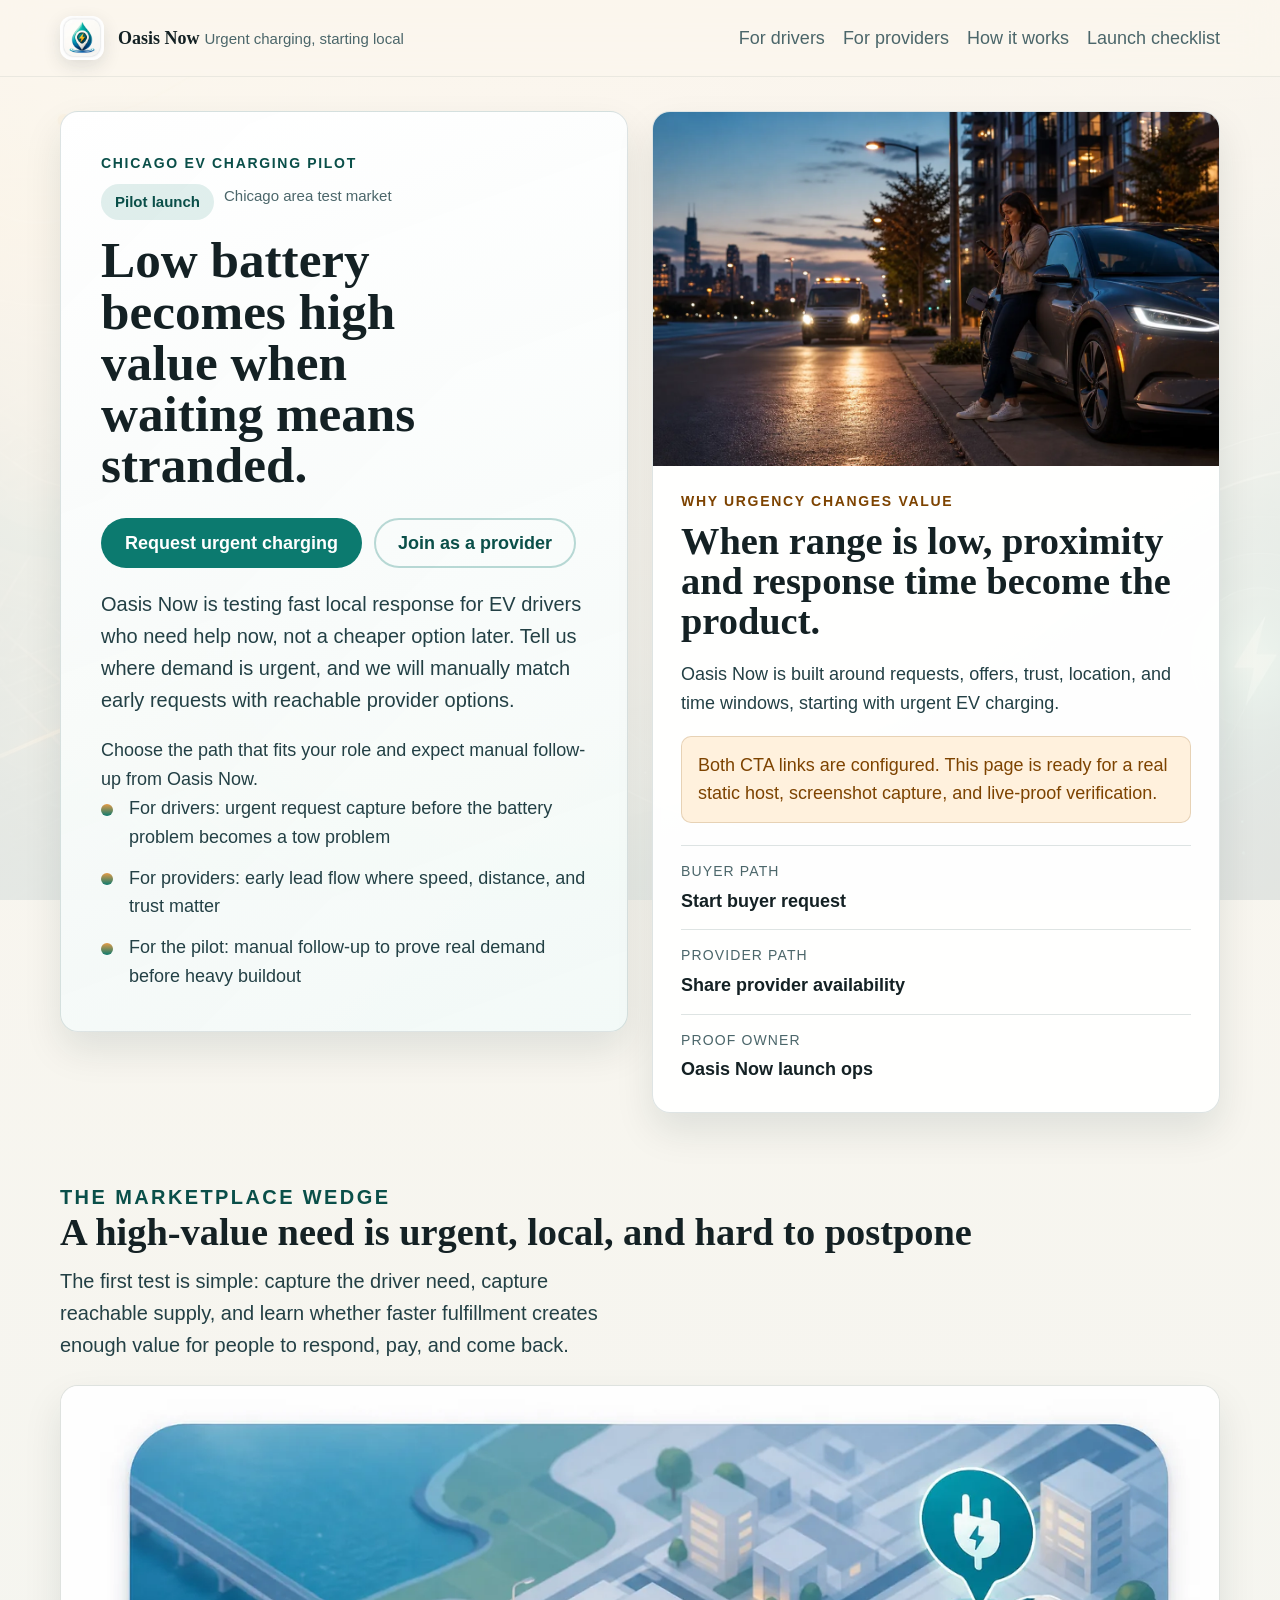
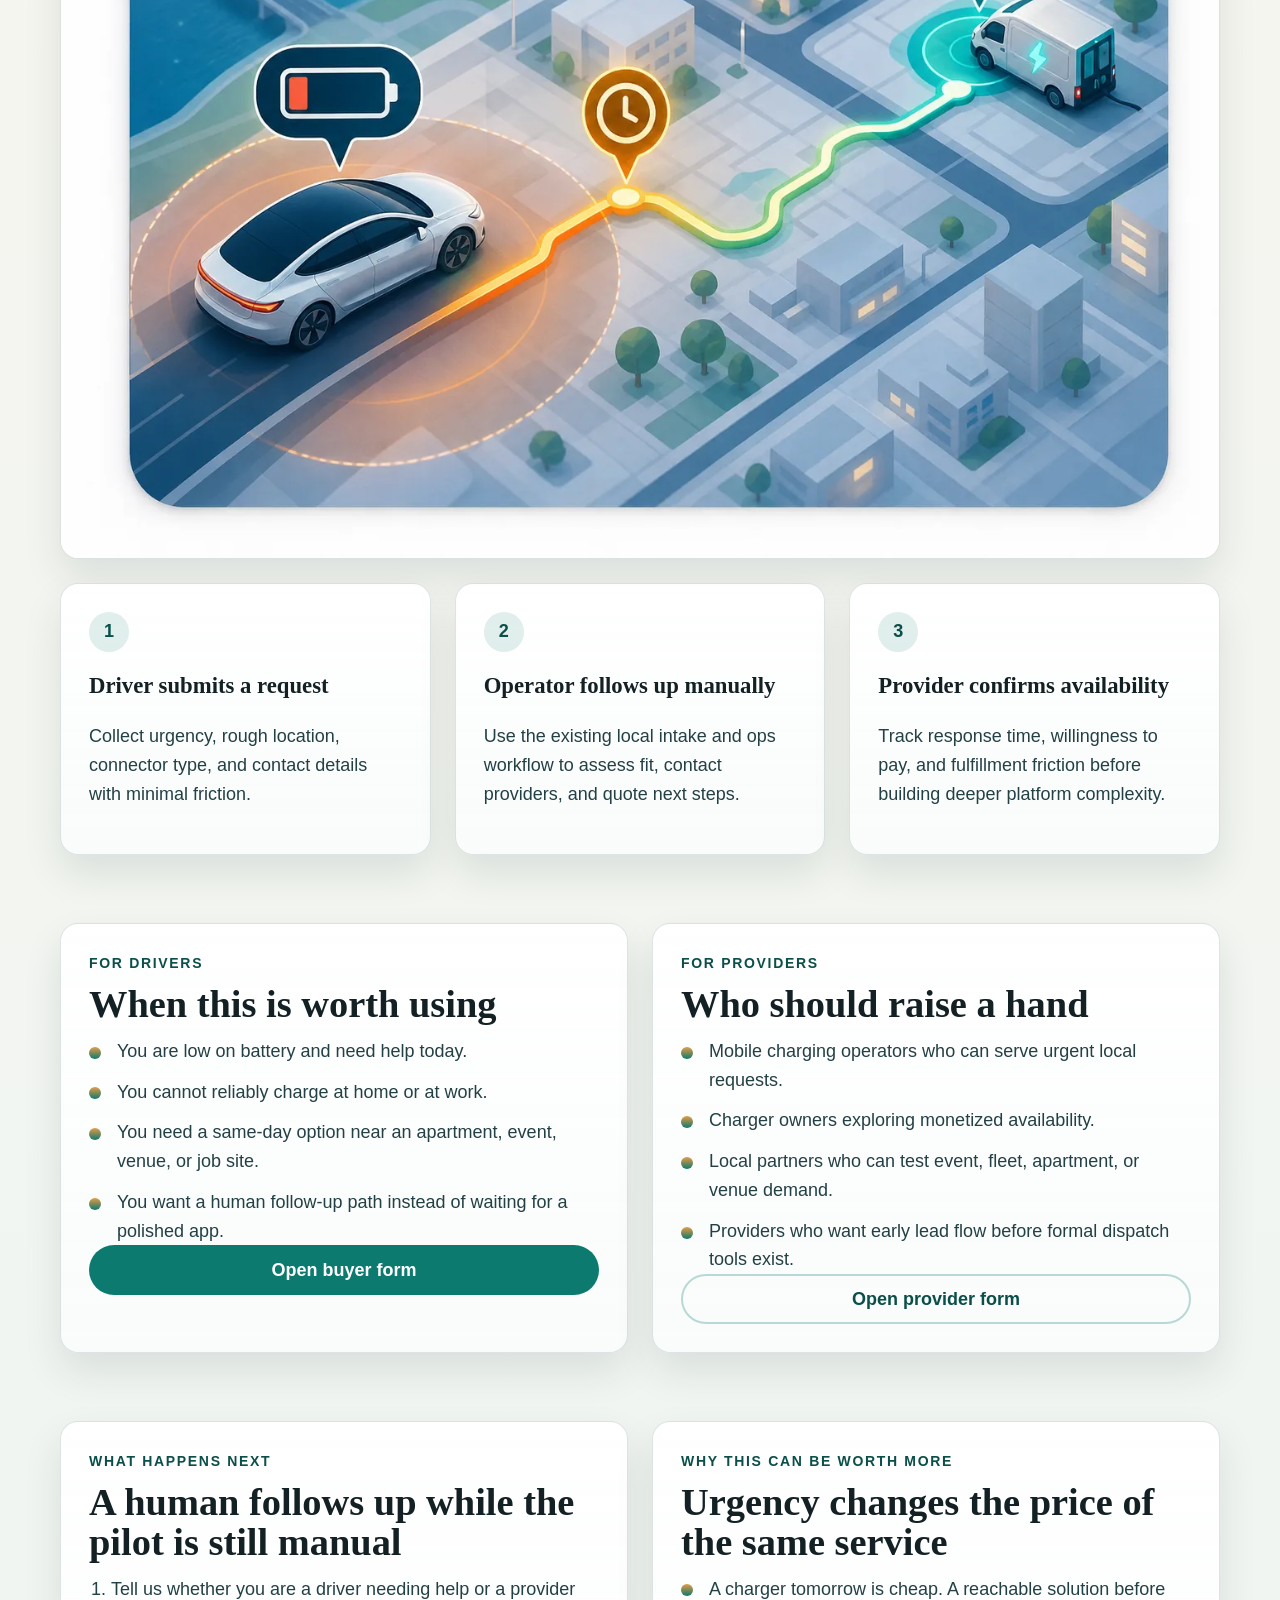
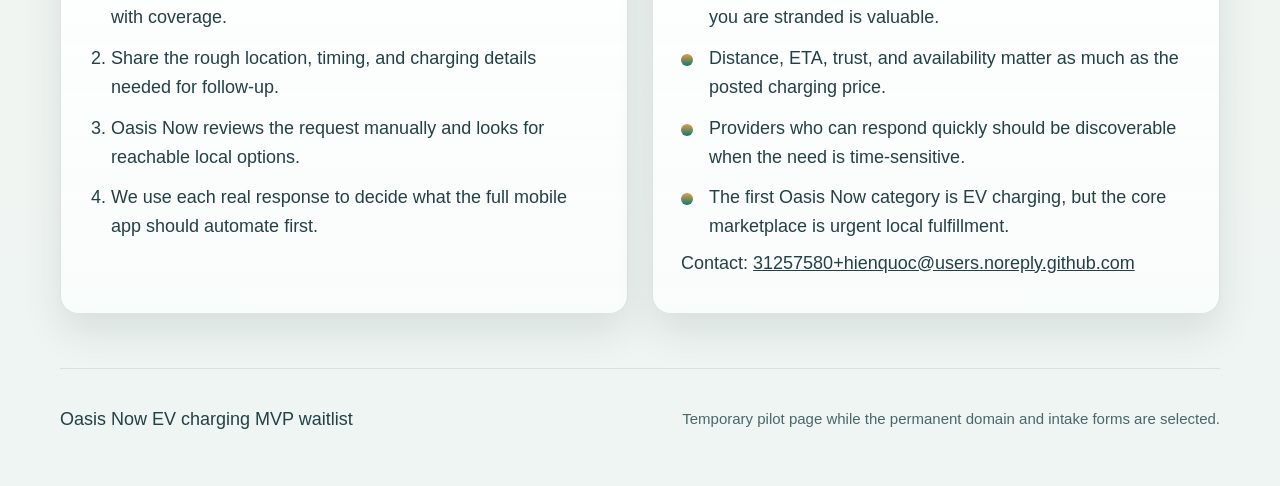
<file: index.html>
﻿<!doctype html>
<html lang="en">
  <head>
    <meta charset="utf-8">
    <meta name="viewport" content="width=device-width, initial-scale=1">
    <meta http-equiv="refresh" content="0; url=./landing/ev-charging-waitlist/">
    <title>Oasis Now Waitlist</title>
    <link rel="canonical" href="./landing/ev-charging-waitlist/">
  </head>
  <body>
    <p><a href="./landing/ev-charging-waitlist/">Open the Oasis Now EV charging waitlist.</a></p>
  </body>
</html>
</file>
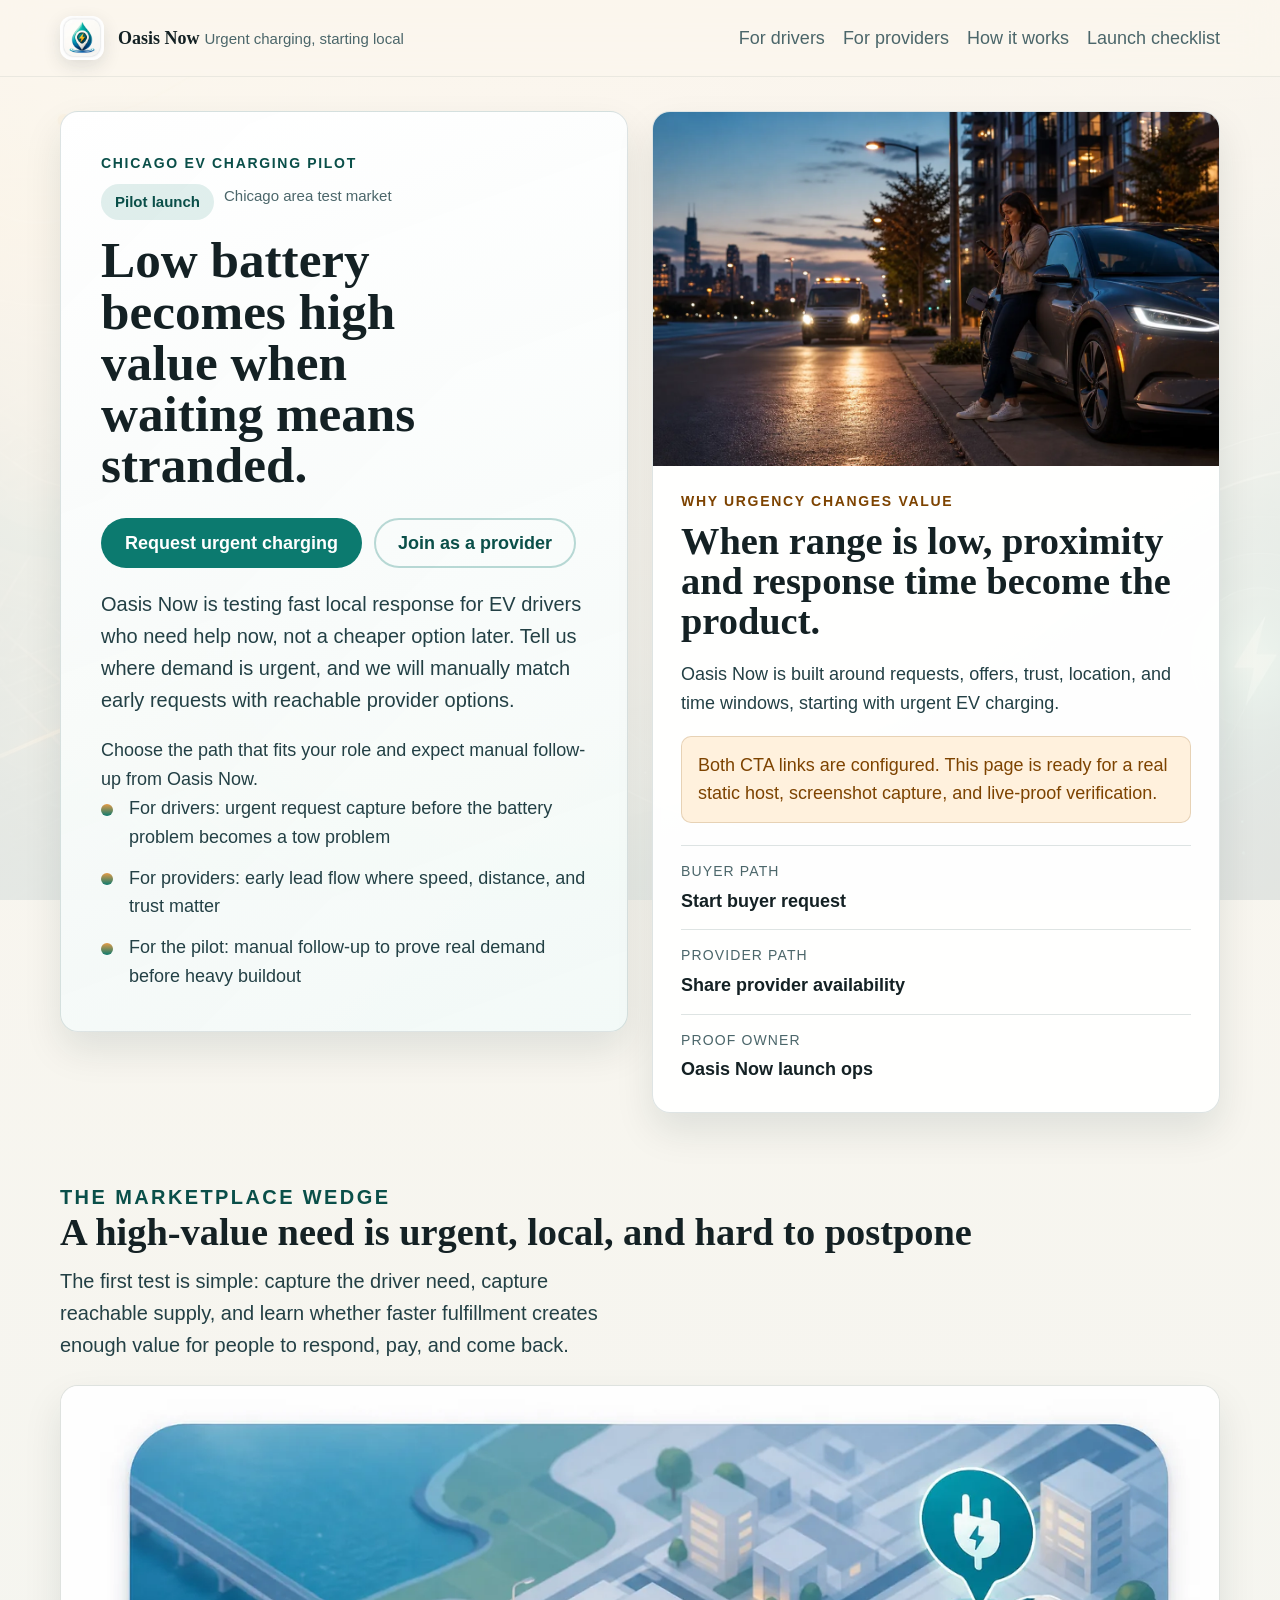
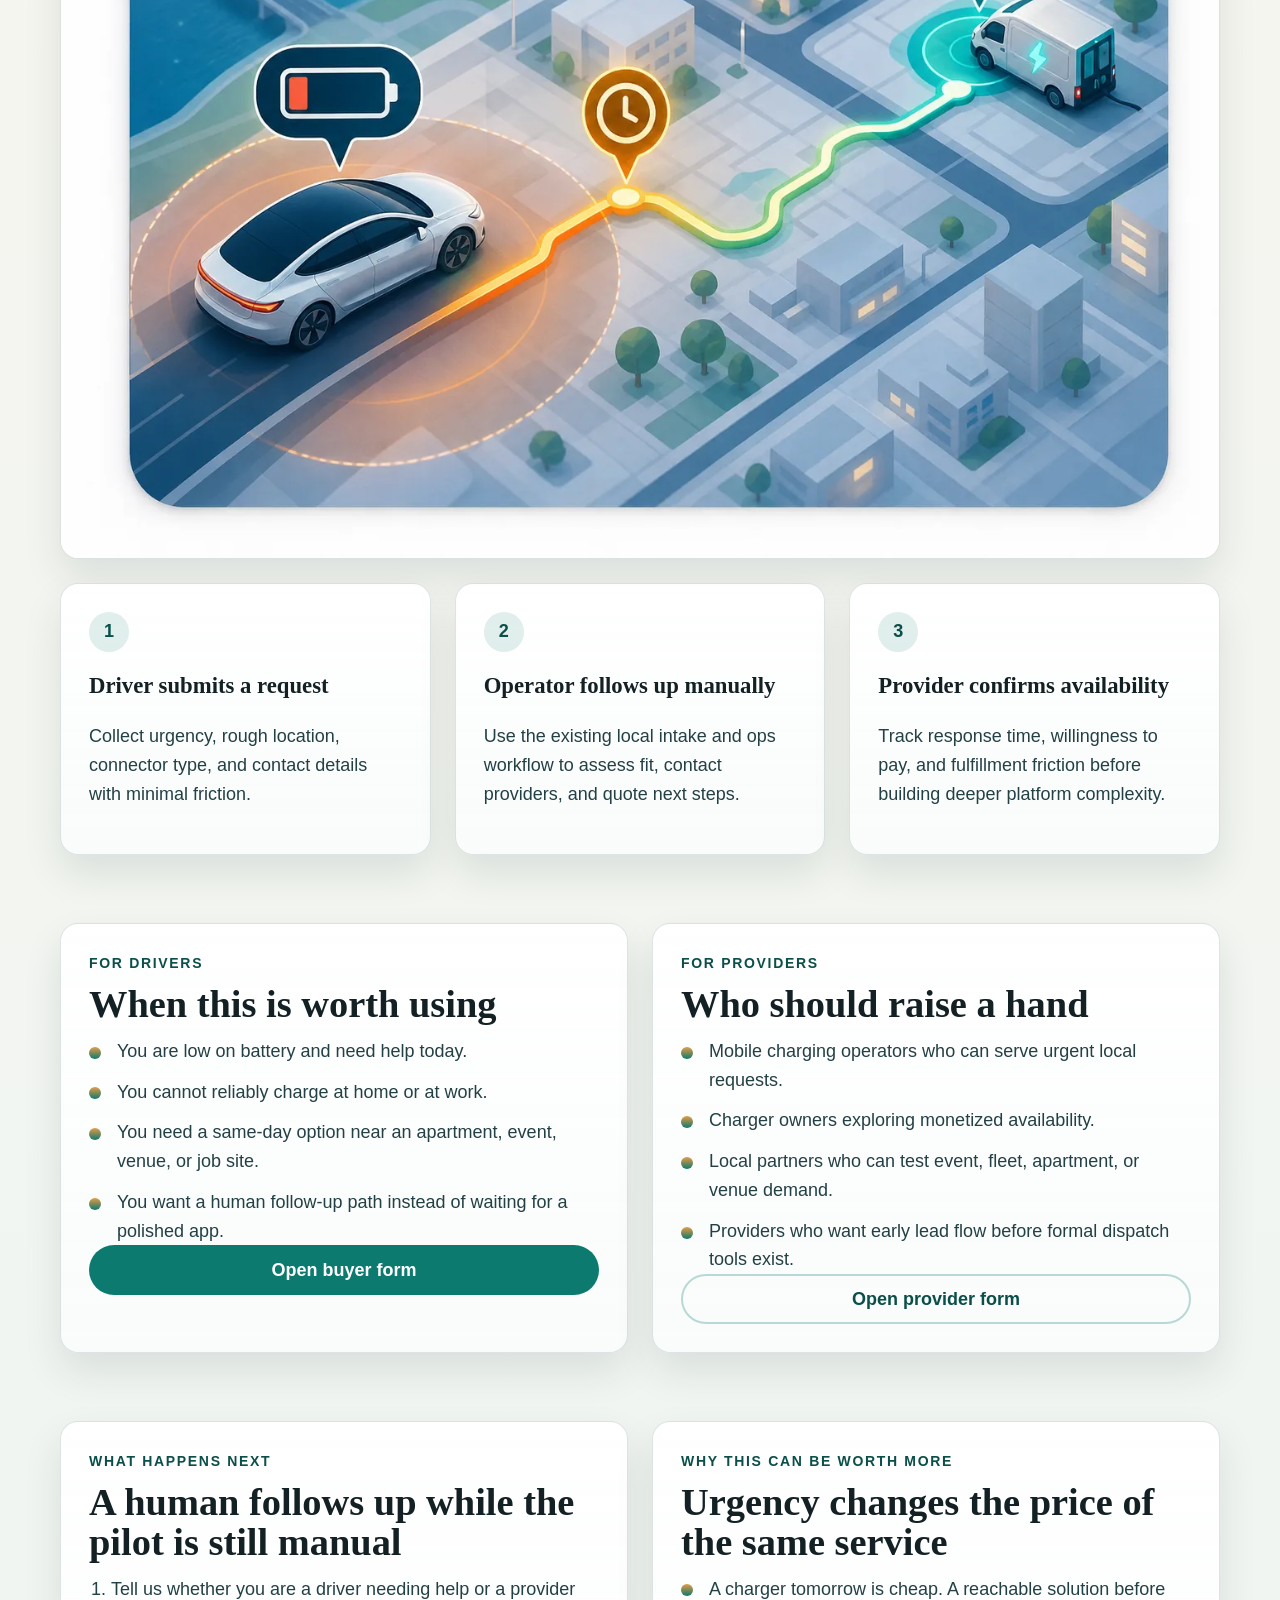
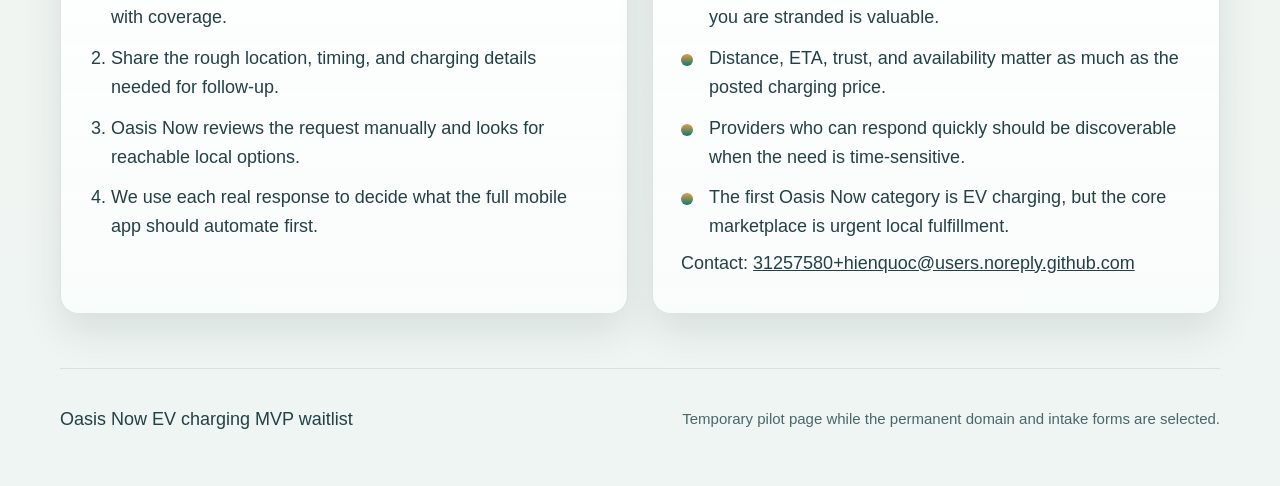
<file: landing/ev-charging-waitlist/index.html>
<!doctype html>
<html lang="en">
  <head>
    <meta charset="utf-8">
    <meta name="viewport" content="width=device-width, initial-scale=1">
    <title>Oasis Now | Urgent EV Charging Waitlist</title>
    <meta
      name="description"
      content="Static EV charging waitlist landing page for Oasis Now buyer demand and provider lead capture."
    >
    <link rel="stylesheet" href="./styles.css">
    <script src="./config.js"></script>
  </head>
  <body>
    <a class="skip-link" href="#main">Skip to content</a>
    <header class="site-header">
      <div class="container topbar">
        <a class="brand" href="#hero" aria-label="Oasis Now home">
          <img
            src="../../assets/waitlist/oasis-now-trust-mark.webp"
            alt="Oasis Now"
            width="44"
            height="44"
          >
          <div>
            <strong>Oasis Now</strong>
            <span>Urgent charging, starting local</span>
          </div>
        </a>
        <nav class="topnav" aria-label="Primary">
          <a href="#buyers">For drivers</a>
          <a href="#providers">For providers</a>
          <a href="#how-it-works">How it works</a>
          <a href="#launch-checklist">Launch checklist</a>
        </nav>
      </div>
    </header>

    <main id="main">
      <section class="hero" id="hero">
        <div class="container hero-grid">
          <div class="hero-copy">
            <p class="eyebrow">Chicago EV charging pilot</p>
            <div class="status-row">
              <span class="status-pill" data-config-text="pageModeLabel">Draft mode</span>
              <span class="status-note" data-config-text="marketLabel">Your launch market</span>
            </div>
            <figure class="mobile-hero-visual">
              <img
                src="../../assets/waitlist/urgent-ev-hero.webp"
                alt="EV driver near a low-battery vehicle as mobile charging help approaches at dusk"
                width="1600"
                height="800"
              >
            </figure>
            <h1>Low battery becomes high value when waiting means stranded.</h1>
            <div class="hero-actions">
              <a class="button primary" data-config-link="buyerCtaUrl" href="#launch-checklist">
                Request urgent charging
              </a>
              <a class="button secondary" data-config-link="providerCtaUrl" href="#launch-checklist">
                Join as a provider
              </a>
            </div>
            <p class="lede">
              Oasis Now is testing fast local response for EV drivers who need help
              now, not a cheaper option later. Tell us where demand is urgent, and
              we will manually match early requests with reachable provider options.
            </p>
            <p class="helper" data-config-text="ctaHelper">
              Add buyer and provider links in `config.js` before hosting this page.
            </p>
            <ul class="signal-list" aria-label="Launch value">
              <li>For drivers: urgent request capture before the battery problem becomes a tow problem</li>
              <li>For providers: early lead flow where speed, distance, and trust matter</li>
              <li>For the pilot: manual follow-up to prove real demand before heavy buildout</li>
            </ul>
          </div>

          <aside class="hero-panel visual-panel" aria-label="Urgent EV charging help">
            <img
              class="hero-image"
              src="../../assets/waitlist/urgent-ev-hero.webp"
              alt="EV driver near a low-battery vehicle as mobile charging help approaches at dusk"
              width="1600"
              height="800"
            >
            <p class="panel-label">Why urgency changes value</p>
            <h2>When range is low, proximity and response time become the product.</h2>
            <p>
              Oasis Now is built around requests, offers, trust, location, and time
              windows, starting with urgent EV charging.
            </p>
            <div class="notice" data-config-status></div>
            <dl class="mini-stats">
              <div>
                <dt>Buyer path</dt>
                <dd data-config-text="buyerCtaLabel">External buyer waitlist or request form</dd>
              </div>
              <div>
                <dt>Provider path</dt>
                <dd data-config-text="providerCtaLabel">External provider interest form</dd>
              </div>
              <div>
                <dt>Proof owner</dt>
                <dd data-config-text="ownerLabel">Set owner and evidence after hosting</dd>
              </div>
            </dl>
          </aside>
        </div>
      </section>

      <section class="story-band" id="how-it-works">
        <div class="container">
          <div class="section-heading">
            <p class="eyebrow">The marketplace wedge</p>
            <h2>A high-value need is urgent, local, and hard to postpone</h2>
            <p>
              The first test is simple: capture the driver need, capture reachable
              supply, and learn whether faster fulfillment creates enough value for
              people to respond, pay, and come back.
            </p>
          </div>
          <figure class="concept-visual">
            <img
              src="../../assets/waitlist/high-value-need-visual.webp"
              alt="Map-style illustration showing a low-battery EV, a nearby helper, and a short urgent route"
              width="1400"
              height="933"
              loading="lazy"
            >
          </figure>
          <div class="card-grid">
            <article class="story-card">
              <span class="step">1</span>
              <h3>Driver submits a request</h3>
              <p>Collect urgency, rough location, connector type, and contact details with minimal friction.</p>
            </article>
            <article class="story-card">
              <span class="step">2</span>
              <h3>Operator follows up manually</h3>
              <p>Use the existing local intake and ops workflow to assess fit, contact providers, and quote next steps.</p>
            </article>
            <article class="story-card">
              <span class="step">3</span>
              <h3>Provider confirms availability</h3>
              <p>Track response time, willingness to pay, and fulfillment friction before building deeper platform complexity.</p>
            </article>
          </div>
        </div>
      </section>

      <section class="audience-shell">
        <div class="container audience-grid">
          <article class="audience-card" id="buyers">
            <p class="eyebrow">For drivers</p>
            <h2>When this is worth using</h2>
            <ul class="check-list">
              <li>You are low on battery and need help today.</li>
              <li>You cannot reliably charge at home or at work.</li>
              <li>You need a same-day option near an apartment, event, venue, or job site.</li>
              <li>You want a human follow-up path instead of waiting for a polished app.</li>
            </ul>
            <a class="button primary wide-button" data-config-link="buyerCtaUrl" href="#launch-checklist">
              Open buyer form
            </a>
          </article>

          <article class="audience-card" id="providers">
            <p class="eyebrow">For providers</p>
            <h2>Who should raise a hand</h2>
            <ul class="check-list">
              <li>Mobile charging operators who can serve urgent local requests.</li>
              <li>Charger owners exploring monetized availability.</li>
              <li>Local partners who can test event, fleet, apartment, or venue demand.</li>
              <li>Providers who want early lead flow before formal dispatch tools exist.</li>
            </ul>
            <a class="button secondary wide-button" data-config-link="providerCtaUrl" href="#launch-checklist">
              Open provider form
            </a>
          </article>
        </div>
      </section>

      <section class="proof-shell" id="launch-checklist">
        <div class="container proof-grid">
          <div class="proof-card">
            <p class="eyebrow">What happens next</p>
            <h2>A human follows up while the pilot is still manual</h2>
            <ol class="ordered-list">
              <li>Tell us whether you are a driver needing help or a provider with coverage.</li>
              <li>Share the rough location, timing, and charging details needed for follow-up.</li>
              <li>Oasis Now reviews the request manually and looks for reachable local options.</li>
              <li>We use each real response to decide what the full mobile app should automate first.</li>
            </ol>
          </div>
          <div class="proof-card">
            <p class="eyebrow">Why this can be worth more</p>
            <h2>Urgency changes the price of the same service</h2>
            <ul class="check-list">
              <li>A charger tomorrow is cheap. A reachable solution before you are stranded is valuable.</li>
              <li>Distance, ETA, trust, and availability matter as much as the posted charging price.</li>
              <li>Providers who can respond quickly should be discoverable when the need is time-sensitive.</li>
              <li>The first Oasis Now category is EV charging, but the core marketplace is urgent local fulfillment.</li>
            </ul>
            <p class="support-line">
              Contact:
              <a data-config-mailto data-config-text="supportEmailText" href="mailto:hello@example.com">hello@example.com</a>
            </p>
          </div>
        </div>
      </section>
    </main>

    <footer class="site-footer">
      <div class="container footer-row">
        <p>Oasis Now EV charging MVP waitlist</p>
        <p class="footer-note">Temporary pilot page while the permanent domain and intake forms are selected.</p>
      </div>
    </footer>

    <script src="./app.js"></script>
  </body>
</html>
</file>
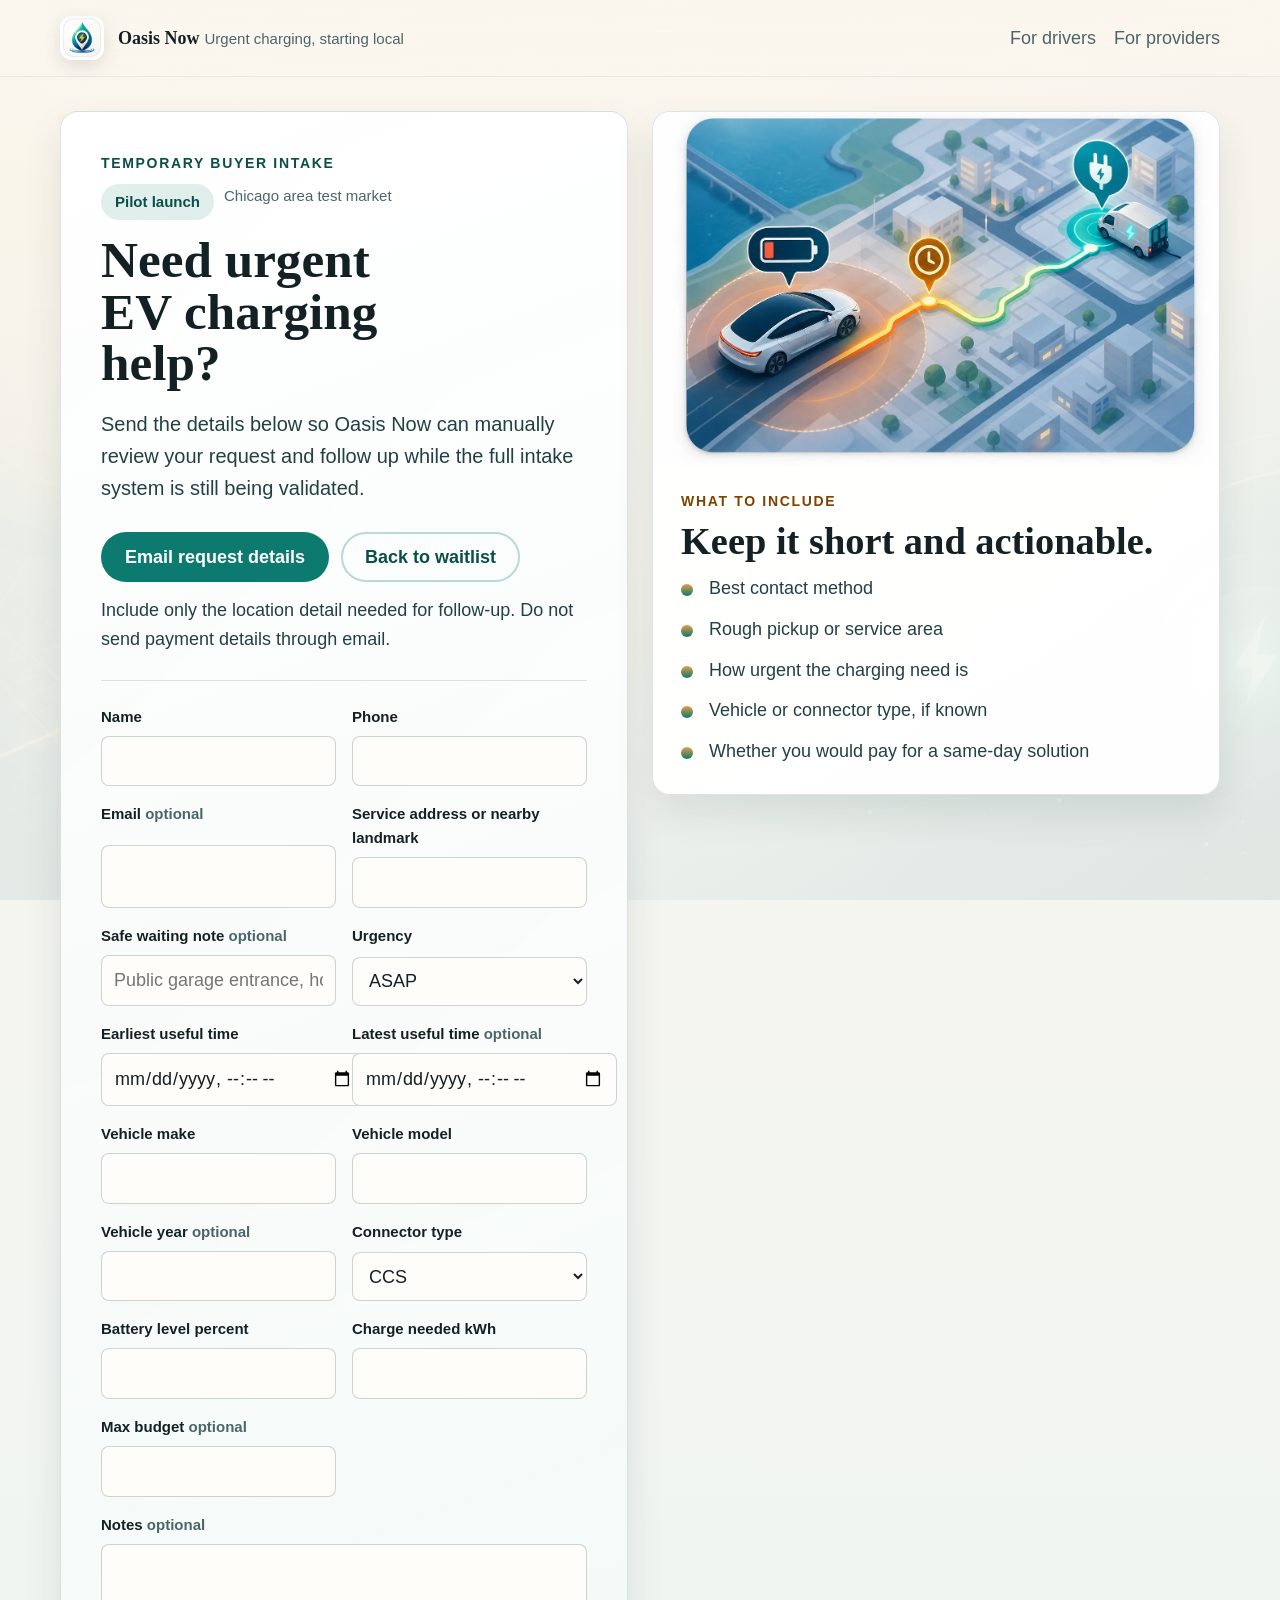
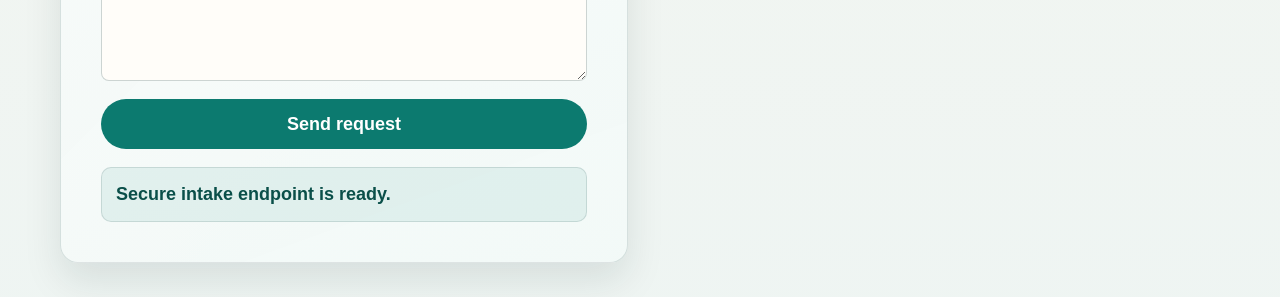
<file: landing/ev-charging-waitlist/buyer.html>
<!doctype html>
<html lang="en">
  <head>
    <meta charset="utf-8">
    <meta name="viewport" content="width=device-width, initial-scale=1">
    <title>Oasis Now | Buyer Intake</title>
    <meta
      name="description"
      content="Temporary buyer intake page for urgent EV charging requests in the Oasis Now pilot."
    >
    <link rel="stylesheet" href="./styles.css">
    <script src="./config.js"></script>
  </head>
  <body>
    <a class="skip-link" href="#main">Skip to content</a>
    <header class="site-header">
      <div class="container topbar">
        <a class="brand" href="./index.html" aria-label="Oasis Now home">
          <img
            src="../../assets/waitlist/oasis-now-trust-mark.webp"
            alt="Oasis Now"
            width="44"
            height="44"
          >
          <div>
            <strong>Oasis Now</strong>
            <span>Urgent charging, starting local</span>
          </div>
        </a>
        <nav class="topnav" aria-label="Primary">
          <a href="./index.html#buyers">For drivers</a>
          <a href="./index.html#providers">For providers</a>
        </nav>
      </div>
    </header>

    <main id="main">
      <section class="hero" id="hero">
        <div class="container hero-grid">
          <div class="hero-copy">
            <p class="eyebrow">Temporary buyer intake</p>
            <div class="status-row">
              <span class="status-pill">Pilot launch</span>
              <span class="status-note">Chicago area test market</span>
            </div>
            <h1>Need urgent EV charging help?</h1>
            <p class="lede">
              Send the details below so Oasis Now can manually review your request
              and follow up while the full intake system is still being validated.
            </p>
            <div class="hero-actions">
              <a
                class="button primary"
                href="mailto:31257580+hienquoc@users.noreply.github.com?subject=Oasis%20Now%20urgent%20EV%20charging%20request&body=Name:%0APhone%20or%20best%20contact:%0ACity%20or%20neighborhood:%0AHow%20soon%20do%20you%20need%20help:%0AVehicle%20or%20connector%20type:%0ACurrent%20battery%20level:%0AWhat%20would%20make%20this%20worth%20paying%20for:%0A"
              >
                Email request details
              </a>
              <a class="button secondary" href="./index.html">Back to waitlist</a>
            </div>
            <p class="helper">
              Include only the location detail needed for follow-up. Do not send
              payment details through email.
            </p>

            <form class="intake-form" data-intake-form="buyer">
              <div class="form-grid">
                <label>
                  <span>Name</span>
                  <input name="buyer_name" autocomplete="name" required>
                </label>
                <label>
                  <span>Phone</span>
                  <input name="buyer_phone" type="tel" autocomplete="tel" required>
                </label>
                <label>
                  <span>Email <em>optional</em></span>
                  <input name="buyer_email" type="email" autocomplete="email">
                </label>
                <label>
                  <span>Service address or nearby landmark</span>
                  <input name="location_address" autocomplete="street-address" required>
                </label>
                <label>
                  <span>Safe waiting note <em>optional</em></span>
                  <input name="safe_waiting_note" placeholder="Public garage entrance, hotel valet, etc.">
                </label>
                <label>
                  <span>Urgency</span>
                  <select name="urgency" required>
                    <option value="asap">ASAP</option>
                    <option value="today">Today</option>
                    <option value="scheduled">Scheduled</option>
                  </select>
                </label>
                <label>
                  <span>Earliest useful time</span>
                  <input name="time_window_start_at" type="datetime-local" required>
                </label>
                <label>
                  <span>Latest useful time <em>optional</em></span>
                  <input name="time_window_end_at" type="datetime-local">
                </label>
                <label>
                  <span>Vehicle make</span>
                  <input name="vehicle_make" autocomplete="organization" required>
                </label>
                <label>
                  <span>Vehicle model</span>
                  <input name="vehicle_model" required>
                </label>
                <label>
                  <span>Vehicle year <em>optional</em></span>
                  <input name="vehicle_year" type="number" inputmode="numeric" min="1990" max="2100">
                </label>
                <label>
                  <span>Connector type</span>
                  <select name="connector_type" required>
                    <option value="ccs">CCS</option>
                    <option value="j1772">J1772</option>
                    <option value="nacs">NACS / Tesla</option>
                    <option value="cha_de_mo">CHAdeMO</option>
                  </select>
                </label>
                <label>
                  <span>Battery level percent</span>
                  <input name="battery_level_percent" type="number" inputmode="numeric" min="0" max="100" required>
                </label>
                <label>
                  <span>Charge needed kWh</span>
                  <input name="charge_needed_kwh" type="number" inputmode="decimal" min="0" step="0.1" required>
                </label>
                <label>
                  <span>Max budget <em>optional</em></span>
                  <input name="max_budget_usd" type="number" inputmode="decimal" min="0" step="1">
                </label>
                <label class="full-span">
                  <span>Notes <em>optional</em></span>
                  <textarea name="notes" rows="4"></textarea>
                </label>
              </div>
              <button class="button primary wide-button" type="submit" data-submit-label>Send request</button>
              <p class="form-status" data-form-status role="status" aria-live="polite"></p>
            </form>
          </div>

          <aside class="hero-panel visual-panel" aria-label="Request checklist">
            <img
              class="hero-image"
              src="../../assets/waitlist/high-value-need-visual.webp"
              alt="Map-style illustration showing urgent EV charging help nearby"
              width="1400"
              height="933"
            >
            <p class="panel-label">What to include</p>
            <h2>Keep it short and actionable.</h2>
            <ul class="check-list">
              <li>Best contact method</li>
              <li>Rough pickup or service area</li>
              <li>How urgent the charging need is</li>
              <li>Vehicle or connector type, if known</li>
              <li>Whether you would pay for a same-day solution</li>
            </ul>
          </aside>
        </div>
      </section>
    </main>
    <script src="./app.js"></script>
  </body>
</html>
</file>
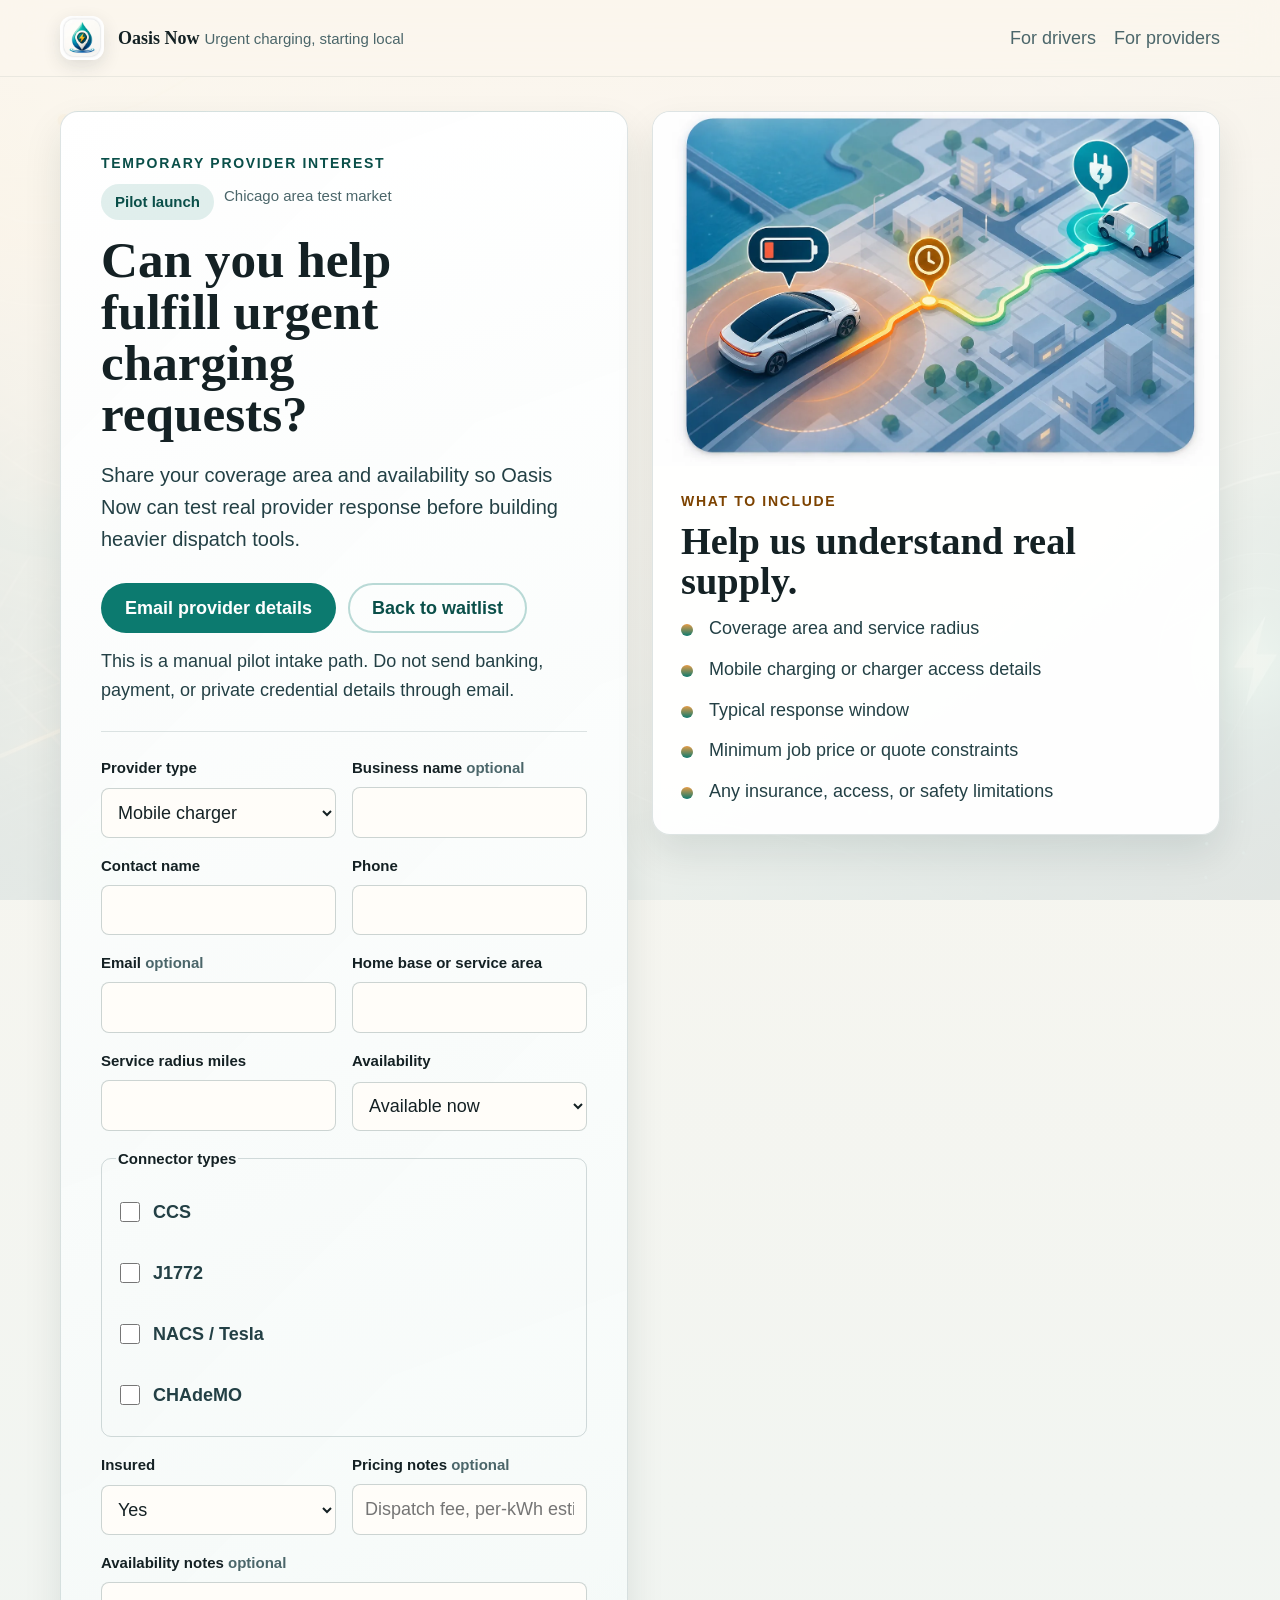
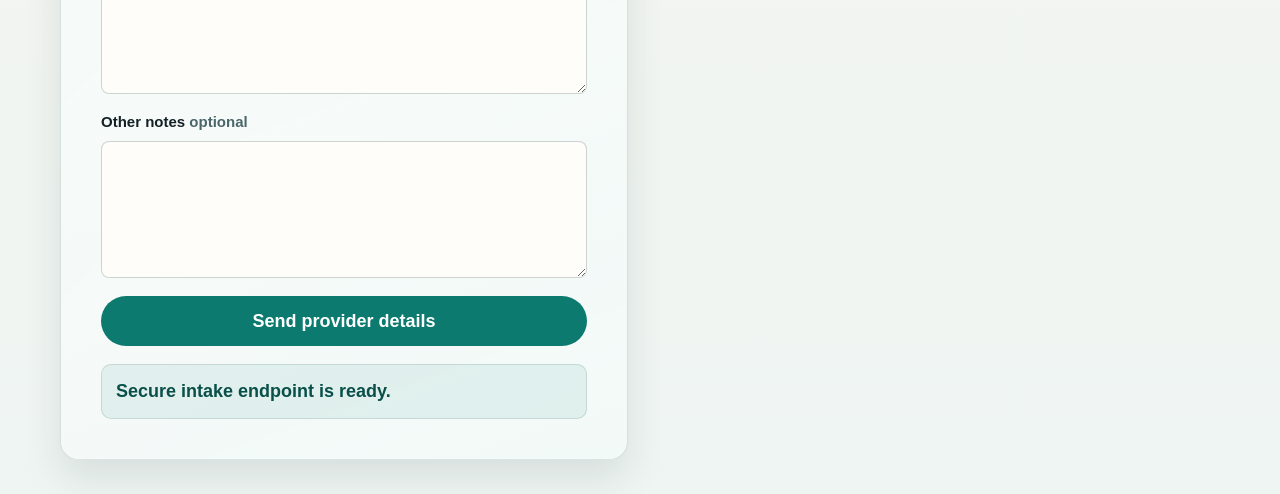
<file: landing/ev-charging-waitlist/provider.html>
<!doctype html>
<html lang="en">
  <head>
    <meta charset="utf-8">
    <meta name="viewport" content="width=device-width, initial-scale=1">
    <title>Oasis Now | Provider Interest</title>
    <meta
      name="description"
      content="Temporary provider interest page for the Oasis Now urgent EV charging pilot."
    >
    <link rel="stylesheet" href="./styles.css">
    <script src="./config.js"></script>
  </head>
  <body>
    <a class="skip-link" href="#main">Skip to content</a>
    <header class="site-header">
      <div class="container topbar">
        <a class="brand" href="./index.html" aria-label="Oasis Now home">
          <img
            src="../../assets/waitlist/oasis-now-trust-mark.webp"
            alt="Oasis Now"
            width="44"
            height="44"
          >
          <div>
            <strong>Oasis Now</strong>
            <span>Urgent charging, starting local</span>
          </div>
        </a>
        <nav class="topnav" aria-label="Primary">
          <a href="./index.html#buyers">For drivers</a>
          <a href="./index.html#providers">For providers</a>
        </nav>
      </div>
    </header>

    <main id="main">
      <section class="hero" id="hero">
        <div class="container hero-grid">
          <div class="hero-copy">
            <p class="eyebrow">Temporary provider interest</p>
            <div class="status-row">
              <span class="status-pill">Pilot launch</span>
              <span class="status-note">Chicago area test market</span>
            </div>
            <h1>Can you help fulfill urgent charging requests?</h1>
            <p class="lede">
              Share your coverage area and availability so Oasis Now can test
              real provider response before building heavier dispatch tools.
            </p>
            <div class="hero-actions">
              <a
                class="button primary"
                href="mailto:31257580+hienquoc@users.noreply.github.com?subject=Oasis%20Now%20provider%20interest&body=Name%20or%20company:%0ABest%20contact:%0ACoverage%20area:%0ACharging%20equipment%20or%20site%20details:%0AAvailability%20windows:%0AHow%20quickly%20could%20you%20respond:%0APricing%20or%20minimum%20job%20notes:%0A"
              >
                Email provider details
              </a>
              <a class="button secondary" href="./index.html">Back to waitlist</a>
            </div>
            <p class="helper">
              This is a manual pilot intake path. Do not send banking, payment,
              or private credential details through email.
            </p>

            <form class="intake-form" data-intake-form="provider">
              <div class="form-grid">
                <label>
                  <span>Provider type</span>
                  <select name="provider_type" required>
                    <option value="mobile_charger">Mobile charger</option>
                    <option value="fixed_location">Fixed location</option>
                  </select>
                </label>
                <label>
                  <span>Business name <em>optional</em></span>
                  <input name="business_name" autocomplete="organization">
                </label>
                <label>
                  <span>Contact name</span>
                  <input name="contact_name" autocomplete="name" required>
                </label>
                <label>
                  <span>Phone</span>
                  <input name="contact_phone" type="tel" autocomplete="tel" required>
                </label>
                <label>
                  <span>Email <em>optional</em></span>
                  <input name="contact_email" type="email" autocomplete="email">
                </label>
                <label>
                  <span>Home base or service area</span>
                  <input name="home_base_address" autocomplete="street-address" required>
                </label>
                <label>
                  <span>Service radius miles</span>
                  <input name="radius_miles" type="number" inputmode="decimal" min="0" step="0.5" required>
                </label>
                <label>
                  <span>Availability</span>
                  <select name="availability_status" required>
                    <option value="available_now">Available now</option>
                    <option value="same_day_only">Same day only</option>
                    <option value="scheduled_only">Scheduled only</option>
                    <option value="not_active">Not available yet</option>
                  </select>
                </label>
                <fieldset class="full-span choice-group">
                  <legend>Connector types</legend>
                  <label><input name="connector_types" type="checkbox" value="ccs"> CCS</label>
                  <label><input name="connector_types" type="checkbox" value="j1772"> J1772</label>
                  <label><input name="connector_types" type="checkbox" value="nacs"> NACS / Tesla</label>
                  <label><input name="connector_types" type="checkbox" value="cha_de_mo"> CHAdeMO</label>
                </fieldset>
                <label>
                  <span>Insured</span>
                  <select name="insured">
                    <option value="yes">Yes</option>
                    <option value="no">No or not sure</option>
                  </select>
                </label>
                <label>
                  <span>Pricing notes <em>optional</em></span>
                  <input name="pricing_model" placeholder="Dispatch fee, per-kWh estimate, minimum job, etc.">
                </label>
                <label class="full-span">
                  <span>Availability notes <em>optional</em></span>
                  <textarea name="availability_notes" rows="3"></textarea>
                </label>
                <label class="full-span">
                  <span>Other notes <em>optional</em></span>
                  <textarea name="notes" rows="4"></textarea>
                </label>
              </div>
              <button class="button primary wide-button" type="submit" data-submit-label>Send provider details</button>
              <p class="form-status" data-form-status role="status" aria-live="polite"></p>
            </form>
          </div>

          <aside class="hero-panel visual-panel" aria-label="Provider checklist">
            <img
              class="hero-image"
              src="../../assets/waitlist/high-value-need-visual.webp"
              alt="Map-style illustration showing a provider close to an urgent EV charging request"
              width="1400"
              height="933"
            >
            <p class="panel-label">What to include</p>
            <h2>Help us understand real supply.</h2>
            <ul class="check-list">
              <li>Coverage area and service radius</li>
              <li>Mobile charging or charger access details</li>
              <li>Typical response window</li>
              <li>Minimum job price or quote constraints</li>
              <li>Any insurance, access, or safety limitations</li>
            </ul>
          </aside>
        </div>
      </section>
    </main>
    <script src="./app.js"></script>
  </body>
</html>
</file>
<file: landing/ev-charging-waitlist/styles.css>
:root {
  --ink-strong: #142124;
  --ink: #234045;
  --ink-soft: #4b666a;
  --paper: #fbf6ee;
  --panel: rgba(255, 255, 255, 0.94);
  --panel-strong: #fffdf9;
  --line: rgba(25, 64, 69, 0.14);
  --brand: #0c7a6f;
  --brand-deep: #0a4f49;
  --accent: #e59b46;
  --accent-soft: #f7dfbf;
  --warning: #7d4300;
  --warning-bg: #fff1dd;
  --shadow: 0 18px 38px rgba(14, 35, 37, 0.1);
  --radius-xl: 18px;
  --radius-lg: 14px;
  --radius-md: 10px;
  --radius-sm: 8px;
}

*,
*::before,
*::after {
  box-sizing: border-box;
}

html {
  scroll-behavior: smooth;
}

body {
  margin: 0;
  color: var(--ink);
  background:
    linear-gradient(180deg, rgba(251, 246, 238, 0.9), rgba(238, 245, 243, 0.94)),
    url("../../assets/waitlist/oasis-now-page-background.webp") center top / cover fixed,
    #f7f1e8;
  font-family: "Aptos", "Segoe UI", "Helvetica Neue", sans-serif;
  font-size: 18px;
  line-height: 1.6;
}

img {
  max-width: 100%;
  height: auto;
}

a {
  color: inherit;
}

button,
input,
select,
textarea {
  font: inherit;
}

button {
  cursor: pointer;
}

button:disabled {
  cursor: not-allowed;
  opacity: 0.58;
}

.skip-link {
  position: absolute;
  left: 16px;
  top: 16px;
  transform: translateY(-160%);
  padding: 10px 14px;
  border-radius: 999px;
  background: var(--brand-deep);
  color: #fff;
  z-index: 10;
}

.skip-link:focus {
  transform: translateY(0);
}

.site-header {
  position: sticky;
  top: 0;
  z-index: 5;
  backdrop-filter: blur(18px);
  background: rgba(251, 246, 238, 0.84);
  border-bottom: 1px solid rgba(25, 64, 69, 0.08);
}

.container {
  width: min(1160px, calc(100% - 32px));
  margin: 0 auto;
}

.topbar,
.footer-row {
  display: flex;
  align-items: center;
  justify-content: space-between;
  gap: 16px;
}

.topbar {
  padding: 16px 0;
}

.brand {
  display: inline-flex;
  align-items: center;
  gap: 14px;
  text-decoration: none;
}

.brand img {
  border-radius: 12px;
  box-shadow: 0 6px 18px rgba(14, 35, 37, 0.12);
}

.brand strong,
h1,
h2,
h3 {
  font-family: "Iowan Old Style", "Palatino Linotype", Georgia, serif;
  color: var(--ink-strong);
}

.brand span,
.footer-note,
.status-note {
  color: var(--ink-soft);
  font-size: 15px;
}

.topnav {
  display: flex;
  flex-wrap: wrap;
  gap: 10px 18px;
}

.topnav a {
  min-height: 44px;
  display: inline-flex;
  align-items: center;
  text-decoration: none;
  color: var(--ink-soft);
}

.hero,
.story-band,
.audience-shell,
.proof-shell {
  padding: 34px 0;
}

.hero-grid,
.card-grid,
.audience-grid,
.proof-grid {
  display: grid;
  gap: 24px;
}

.hero-grid {
  grid-template-columns: 1fr 1fr;
  align-items: start;
}

.hero-copy,
.hero-panel,
.story-card,
.audience-card,
.proof-card {
  border: 1px solid var(--line);
  box-shadow: var(--shadow);
  border-radius: var(--radius-xl);
  background: var(--panel);
}

.hero-copy {
  padding: 40px;
  background:
    linear-gradient(160deg, rgba(255, 255, 255, 0.97), rgba(243, 249, 247, 0.94)),
    linear-gradient(135deg, rgba(247, 223, 191, 0.18), rgba(12, 122, 111, 0.08));
}

.hero-panel,
.story-card,
.audience-card,
.proof-card {
  padding: 28px;
}

.visual-panel {
  overflow: hidden;
}

.hero-image,
.concept-visual img,
.mobile-hero-visual img {
  display: block;
  width: 100%;
  object-fit: cover;
}

.hero-image {
  aspect-ratio: 16 / 10;
  height: auto;
  margin: -28px -28px 24px;
  width: calc(100% + 56px);
  max-width: none;
}

.mobile-hero-visual {
  display: none;
}

.eyebrow,
.panel-label {
  margin: 0 0 10px;
  font-size: 14px;
  font-weight: 700;
  letter-spacing: 0.12em;
  text-transform: uppercase;
  color: var(--brand-deep);
}

.panel-label {
  color: var(--warning);
}

.status-row {
  display: flex;
  flex-wrap: wrap;
  gap: 10px;
  margin-bottom: 14px;
}

.status-pill {
  display: inline-flex;
  min-height: 36px;
  align-items: center;
  padding: 0 14px;
  border-radius: 999px;
  background: rgba(12, 122, 111, 0.12);
  color: var(--brand-deep);
  font-size: 15px;
  font-weight: 700;
}

h1 {
  margin: 0;
  max-width: 13ch;
  font-size: clamp(2.45rem, 4vw, 4.35rem);
  line-height: 1;
}

h2 {
  margin: 0 0 12px;
  font-size: clamp(2rem, 3vw, 3rem);
  line-height: 1.04;
}

h3 {
  margin: 0 0 8px;
  font-size: 1.42rem;
}

.lede,
.section-heading p {
  max-width: 36rem;
  font-size: 20px;
}

.section-heading p {
  margin: 0;
}

.concept-visual {
  margin: 24px 0;
  border: 1px solid var(--line);
  border-radius: var(--radius-xl);
  overflow: hidden;
  box-shadow: var(--shadow);
  background: var(--panel-strong);
}

.concept-visual img {
  aspect-ratio: 3 / 2;
}

.hero-actions {
  display: flex;
  flex-wrap: wrap;
  gap: 12px;
  margin: 28px 0 14px;
}

.button {
  display: inline-flex;
  min-height: 50px;
  align-items: center;
  justify-content: center;
  border-radius: 999px;
  border: 2px solid transparent;
  padding: 0 22px;
  font-weight: 700;
  text-align: center;
  text-decoration: none;
  transition: transform 140ms ease, background-color 140ms ease, border-color 140ms ease;
}

.button:hover,
.button:focus-visible {
  transform: translateY(-1px);
}

.button.primary {
  background: var(--brand);
  color: #fff;
}

.button.primary:hover,
.button.primary:focus-visible {
  background: var(--brand-deep);
}

.button.secondary {
  background: transparent;
  border-color: rgba(12, 122, 111, 0.28);
  color: var(--brand-deep);
}

.button.secondary:hover,
.button.secondary:focus-visible {
  border-color: rgba(10, 79, 73, 0.54);
  background: rgba(12, 122, 111, 0.06);
}

.button[aria-disabled="true"] {
  opacity: 0.55;
  pointer-events: none;
}

.wide-button {
  width: 100%;
}

.intake-form {
  display: grid;
  gap: 18px;
  margin-top: 26px;
  padding-top: 24px;
  border-top: 1px solid var(--line);
}

.form-grid {
  display: grid;
  grid-template-columns: repeat(2, minmax(0, 1fr));
  gap: 16px;
}

.form-grid label,
.choice-group {
  display: grid;
  gap: 7px;
}

.form-grid span,
.choice-group legend {
  color: var(--ink-strong);
  font-size: 15px;
  font-weight: 800;
}

.form-grid em {
  color: var(--ink-soft);
  font-style: normal;
  font-weight: 600;
}

.form-grid input,
.form-grid select,
.form-grid textarea {
  width: 100%;
  min-height: 48px;
  border: 1px solid rgba(25, 64, 69, 0.22);
  border-radius: var(--radius-sm);
  background: #fffdf9;
  color: var(--ink-strong);
  padding: 10px 12px;
}

.form-grid textarea {
  min-height: 112px;
  resize: vertical;
}

.form-grid input:focus,
.form-grid select:focus,
.form-grid textarea:focus {
  outline: 3px solid rgba(229, 155, 70, 0.42);
  border-color: var(--brand);
}

.full-span {
  grid-column: 1 / -1;
}

.choice-group {
  margin: 0;
  padding: 14px;
  border: 1px solid rgba(25, 64, 69, 0.18);
  border-radius: var(--radius-md);
}

.choice-group label {
  min-height: 44px;
  display: flex;
  align-items: center;
  gap: 10px;
  color: var(--ink);
  font-weight: 600;
}

.choice-group input {
  width: 20px;
  height: 20px;
  accent-color: var(--brand);
}

.form-status {
  min-height: 48px;
  margin: 0;
  padding: 12px 14px;
  border-radius: var(--radius-md);
  border: 1px solid rgba(25, 64, 69, 0.14);
  background: rgba(12, 122, 111, 0.08);
  color: var(--brand-deep);
  font-weight: 650;
}

.form-status[data-tone="success"] {
  border-color: rgba(12, 122, 111, 0.24);
  background: rgba(12, 122, 111, 0.12);
}

.form-status[data-tone="error"] {
  border-color: rgba(125, 67, 0, 0.22);
  background: var(--warning-bg);
  color: var(--warning);
}

.helper,
.support-line {
  margin: 0;
}

.support-line a {
  display: inline-flex;
  min-height: 44px;
  align-items: center;
}

.signal-list,
.check-list,
.ordered-list,
.mini-stats {
  margin: 0;
  padding: 0;
}

.signal-list,
.check-list,
.ordered-list {
  display: grid;
  gap: 12px;
}

.signal-list,
.check-list {
  list-style: none;
}

.signal-list li,
.check-list li {
  position: relative;
  padding-left: 28px;
}

.signal-list li::before,
.check-list li::before {
  content: "";
  position: absolute;
  left: 0;
  top: 0.55em;
  width: 12px;
  height: 12px;
  border-radius: 999px;
  background: linear-gradient(180deg, var(--accent), var(--brand));
}

.ordered-list {
  padding-left: 22px;
}

.notice {
  min-height: 56px;
  margin: 18px 0 22px;
  padding: 14px 16px;
  border-radius: var(--radius-md);
  border: 1px solid rgba(125, 67, 0, 0.18);
  background: var(--warning-bg);
  color: var(--warning);
}

.mini-stats {
  display: grid;
  gap: 14px;
}

.mini-stats div {
  padding-top: 14px;
  border-top: 1px solid var(--line);
}

.mini-stats dt {
  margin-bottom: 4px;
  color: var(--ink-soft);
  font-size: 14px;
  text-transform: uppercase;
  letter-spacing: 0.08em;
}

.mini-stats dd {
  margin: 0;
  color: var(--ink-strong);
  font-weight: 600;
}

.card-grid,
.audience-grid,
.proof-grid {
  grid-template-columns: repeat(3, minmax(0, 1fr));
}

.audience-grid,
.proof-grid {
  grid-template-columns: repeat(2, minmax(0, 1fr));
}

.story-card,
.audience-card,
.proof-card {
  background: linear-gradient(180deg, rgba(255, 255, 255, 0.98), rgba(249, 252, 251, 0.94));
}

.step {
  display: inline-flex;
  width: 40px;
  height: 40px;
  align-items: center;
  justify-content: center;
  border-radius: 999px;
  margin-bottom: 16px;
  background: rgba(12, 122, 111, 0.12);
  color: var(--brand-deep);
  font-weight: 800;
}

.site-footer {
  padding: 20px 0 34px;
}

.footer-row {
  border-top: 1px solid rgba(25, 64, 69, 0.1);
  padding-top: 18px;
}

@media (max-width: 980px) {
  .hero-grid,
  .card-grid,
  .audience-grid,
  .proof-grid {
    grid-template-columns: 1fr;
  }

  .hero-copy {
    padding: 32px 24px;
  }
}

@media (max-width: 720px) {
  body {
    font-size: 17px;
    background-attachment: scroll;
  }

  .footer-row {
    align-items: flex-start;
    flex-direction: column;
  }

  .topbar {
    align-items: center;
    flex-direction: row;
    flex-wrap: wrap;
    padding: 10px 0;
  }

  .brand {
    gap: 10px;
  }

  .brand span {
    display: none;
  }

  .topnav {
    width: 100%;
    flex-wrap: nowrap;
    gap: 8px;
    overflow-x: auto;
    padding-bottom: 2px;
  }

  .topnav a {
    flex: 0 0 auto;
    width: auto;
    min-height: 44px;
    font-size: 15px;
    padding-right: 14px;
  }

  .hero,
  .story-band,
  .audience-shell,
  .proof-shell {
    padding: 24px 0;
  }

  h1 {
    max-width: 13ch;
    font-size: clamp(1.72rem, 6.3vw, 2.25rem);
    line-height: 1.08;
  }

  h2 {
    font-size: clamp(1.8rem, 7vw, 2.5rem);
  }

  .lede,
  .section-heading p {
    font-size: 17px;
  }

  .button {
    width: 100%;
  }

  .form-grid {
    grid-template-columns: 1fr;
  }

  .hero-actions {
    margin: 20px 0 14px;
  }

  .hero-panel,
  .story-card,
  .audience-card,
  .proof-card {
    padding: 24px;
  }

  .hero-image {
    margin: -24px -24px 20px;
    width: calc(100% + 48px);
  }

  .hero-grid .visual-panel {
    display: none;
  }

  .mobile-hero-visual {
    display: block;
    margin: 16px -12px 22px;
    border-radius: var(--radius-lg);
    overflow: hidden;
    box-shadow: 0 14px 30px rgba(14, 35, 37, 0.14);
  }

  .mobile-hero-visual img {
    height: clamp(190px, 52vw, 260px);
    object-position: 72% center;
  }
}

@media (prefers-reduced-motion: reduce) {
  html {
    scroll-behavior: auto;
  }

  .button {
    transition: none;
  }
}
</file>
